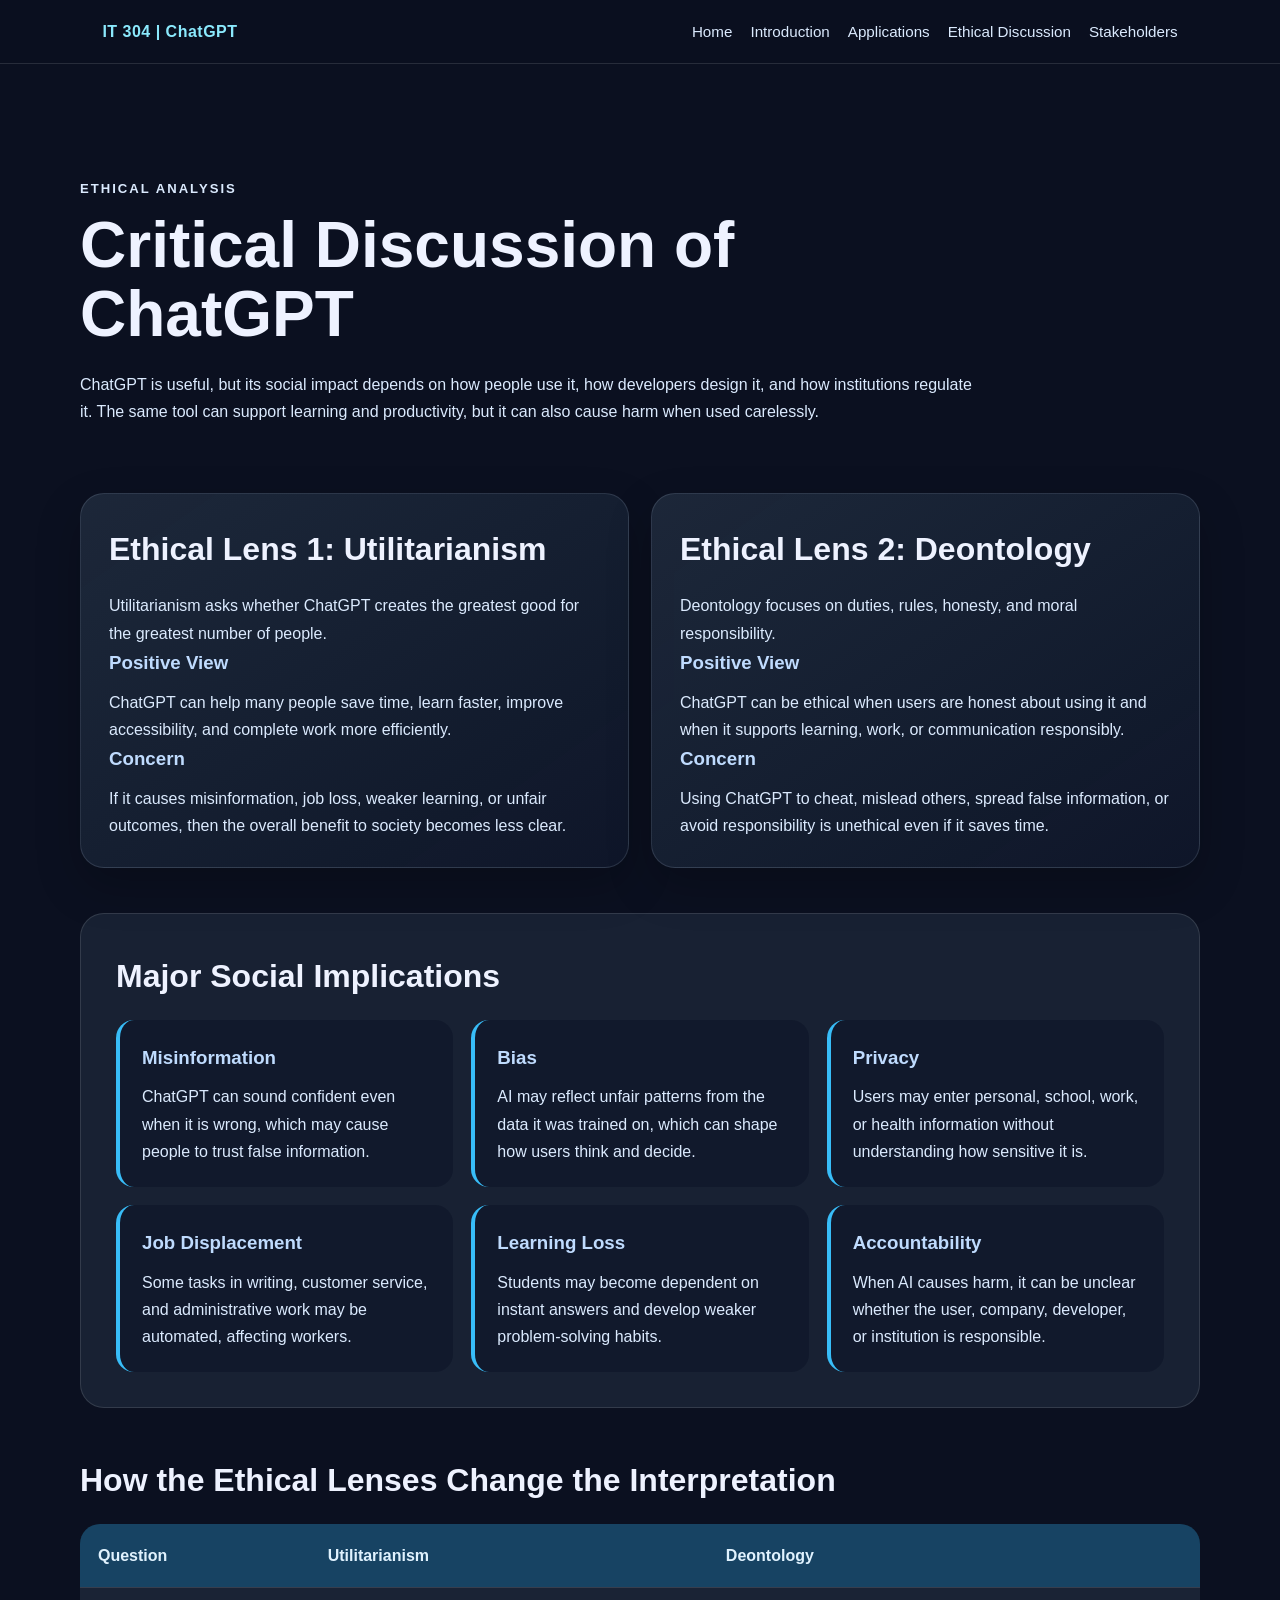
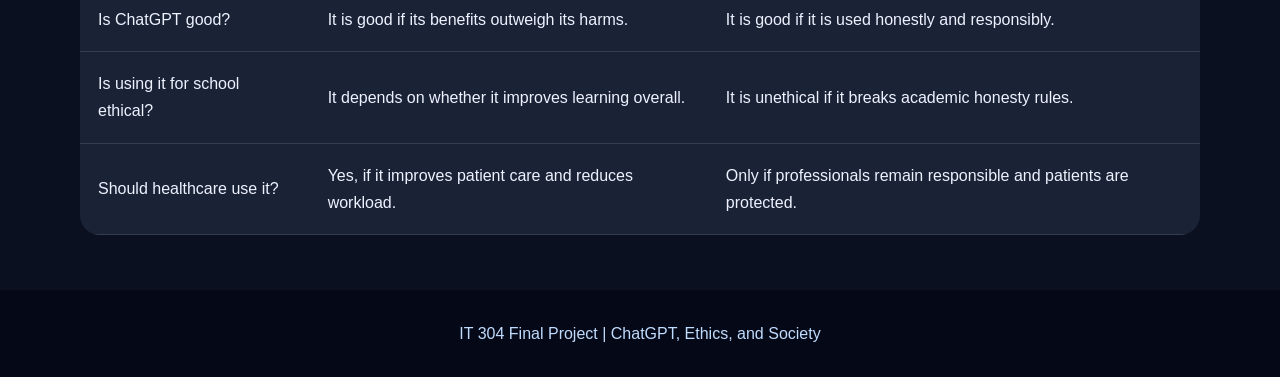
<file: criticaldiscussion.html>
<!DOCTYPE html>
<html lang="en">
<head>
  <meta charset="UTF-8" />
  <meta name="viewport" content="width=device-width, initial-scale=1.0" />
  <title>Critical Discussion</title>
  <link rel="stylesheet" href="style.css" />
</head>
<body>

<header class="site-header">
  <a class="logo" href="index.html">IT 304 | ChatGPT</a>
  <nav>
    <a href="index.html">Home</a>
    <a href="introduction.html">Introduction</a>
    <a href="application.html">Applications</a>
    <a href="criticaldiscussion.html">Ethical Discussion</a>
    <a href="stakeholders.html">Stakeholders</a>
  </nav>
</header>


<main class="container page">
  <section class="page-title">
    <p class="tag">Ethical Analysis</p>
    <h1>Critical Discussion of ChatGPT</h1>
    <p>
      ChatGPT is useful, but its social impact depends on how people use it, how developers design it, and how institutions regulate it.
      The same tool can support learning and productivity, but it can also cause harm when used carelessly.
    </p>
  </section>

  <section class="grid two">
    <article class="card ethical">
      <h2>Ethical Lens 1: Utilitarianism</h2>
      <p>
        Utilitarianism asks whether ChatGPT creates the greatest good for the greatest number of people.
      </p>
      <h3>Positive View</h3>
      <p>
        ChatGPT can help many people save time, learn faster, improve accessibility, and complete work more efficiently.
      </p>
      <h3>Concern</h3>
      <p>
        If it causes misinformation, job loss, weaker learning, or unfair outcomes, then the overall benefit to society becomes less clear.
      </p>
    </article>

    <article class="card ethical">
      <h2>Ethical Lens 2: Deontology</h2>
      <p>
        Deontology focuses on duties, rules, honesty, and moral responsibility.
      </p>
      <h3>Positive View</h3>
      <p>
        ChatGPT can be ethical when users are honest about using it and when it supports learning, work, or communication responsibly.
      </p>
      <h3>Concern</h3>
      <p>
        Using ChatGPT to cheat, mislead others, spread false information, or avoid responsibility is unethical even if it saves time.
      </p>
    </article>
  </section>

  <section class="section">
    <h2>Major Social Implications</h2>
    <div class="issue-grid">
      <div>
        <h3>Misinformation</h3>
        <p>ChatGPT can sound confident even when it is wrong, which may cause people to trust false information.</p>
      </div>
      <div>
        <h3>Bias</h3>
        <p>AI may reflect unfair patterns from the data it was trained on, which can shape how users think and decide.</p>
      </div>
      <div>
        <h3>Privacy</h3>
        <p>Users may enter personal, school, work, or health information without understanding how sensitive it is.</p>
      </div>
      <div>
        <h3>Job Displacement</h3>
        <p>Some tasks in writing, customer service, and administrative work may be automated, affecting workers.</p>
      </div>
      <div>
        <h3>Learning Loss</h3>
        <p>Students may become dependent on instant answers and develop weaker problem-solving habits.</p>
      </div>
      <div>
        <h3>Accountability</h3>
        <p>When AI causes harm, it can be unclear whether the user, company, developer, or institution is responsible.</p>
      </div>
    </div>
  </section>

  <section class="comparison-table">
    <h2>How the Ethical Lenses Change the Interpretation</h2>
    <table>
      <tr>
        <th>Question</th>
        <th>Utilitarianism</th>
        <th>Deontology</th>
      </tr>
      <tr>
        <td>Is ChatGPT good?</td>
        <td>It is good if its benefits outweigh its harms.</td>
        <td>It is good if it is used honestly and responsibly.</td>
      </tr>
      <tr>
        <td>Is using it for school ethical?</td>
        <td>It depends on whether it improves learning overall.</td>
        <td>It is unethical if it breaks academic honesty rules.</td>
      </tr>
      <tr>
        <td>Should healthcare use it?</td>
        <td>Yes, if it improves patient care and reduces workload.</td>
        <td>Only if professionals remain responsible and patients are protected.</td>
      </tr>
    </table>
  </section>
</main>


<footer class="footer">
  <p>IT 304 Final Project | ChatGPT, Ethics, and Society</p>
</footer>

</body>
</html>
</file>
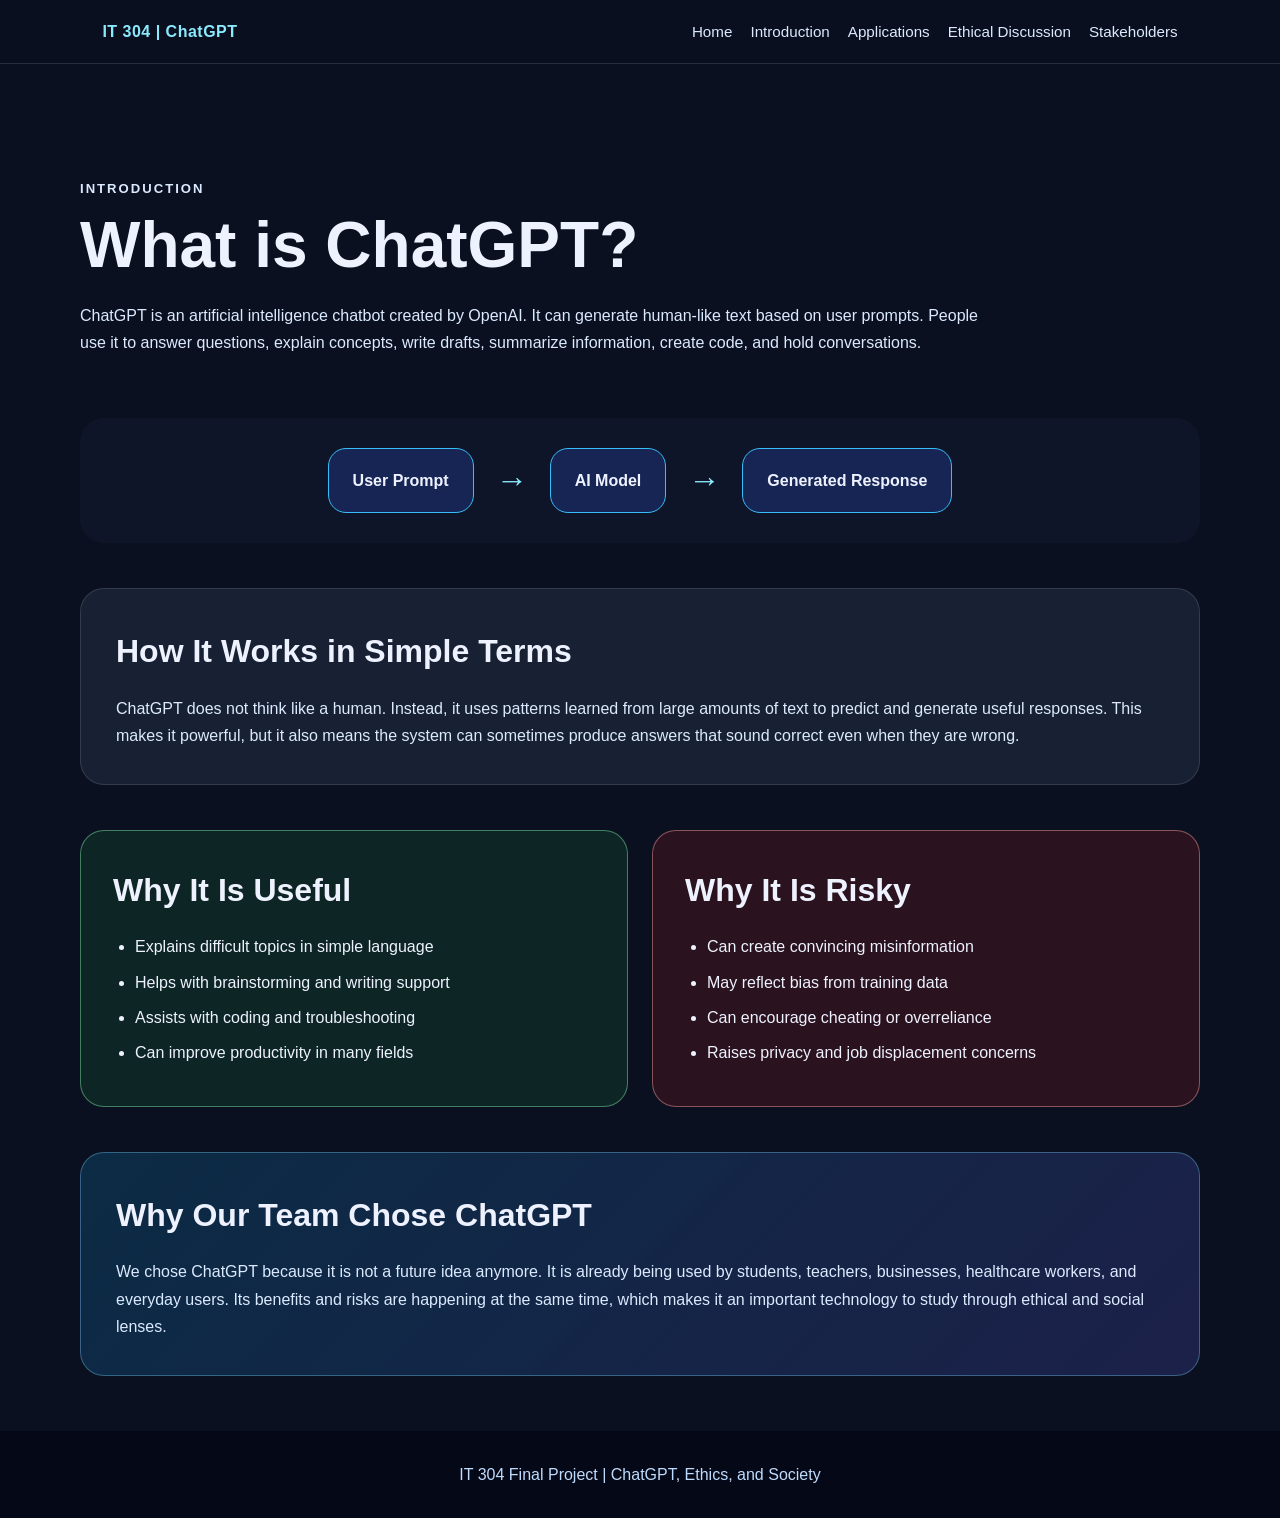
<file: introduction.html>
<!DOCTYPE html>
<html lang="en">
<head>
  <meta charset="UTF-8" />
  <meta name="viewport" content="width=device-width, initial-scale=1.0" />
  <title>Introduction to ChatGPT</title>
  <link rel="stylesheet" href="style.css" />
</head>
<body>

<header class="site-header">
  <a class="logo" href="index.html">IT 304 | ChatGPT</a>
  <nav>
    <a href="index.html">Home</a>
    <a href="introduction.html">Introduction</a>
    <a href="application.html">Applications</a>
    <a href="criticaldiscussion.html">Ethical Discussion</a>
    <a href="stakeholders.html">Stakeholders</a>
  </nav>
</header>


<main class="container page">
  <section class="page-title">
    <p class="tag">Introduction</p>
    <h1>What is ChatGPT?</h1>
    <p>
      ChatGPT is an artificial intelligence chatbot created by OpenAI. It can generate human-like text based on user prompts.
      People use it to answer questions, explain concepts, write drafts, summarize information, create code, and hold conversations.
    </p>
  </section>

  <section class="diagram">
    <div>User Prompt</div>
    <span>→</span>
    <div>AI Model</div>
    <span>→</span>
    <div>Generated Response</div>
  </section>

  <section class="section">
    <h2>How It Works in Simple Terms</h2>
    <p>
      ChatGPT does not think like a human. Instead, it uses patterns learned from large amounts of text to predict and generate useful responses.
      This makes it powerful, but it also means the system can sometimes produce answers that sound correct even when they are wrong.
    </p>
  </section>

  <section class="compare">
    <div class="panel good">
      <h2>Why It Is Useful</h2>
      <ul>
        <li>Explains difficult topics in simple language</li>
        <li>Helps with brainstorming and writing support</li>
        <li>Assists with coding and troubleshooting</li>
        <li>Can improve productivity in many fields</li>
      </ul>
    </div>

    <div class="panel risk">
      <h2>Why It Is Risky</h2>
      <ul>
        <li>Can create convincing misinformation</li>
        <li>May reflect bias from training data</li>
        <li>Can encourage cheating or overreliance</li>
        <li>Raises privacy and job displacement concerns</li>
      </ul>
    </div>
  </section>

  <section class="section callout">
    <h2>Why Our Team Chose ChatGPT</h2>
    <p>
      We chose ChatGPT because it is not a future idea anymore. It is already being used by students, teachers, businesses,
      healthcare workers, and everyday users. Its benefits and risks are happening at the same time, which makes it an important
      technology to study through ethical and social lenses.
    </p>
  </section>
</main>


<footer class="footer">
  <p>IT 304 Final Project | ChatGPT, Ethics, and Society</p>
</footer>

</body>
</html>
</file>
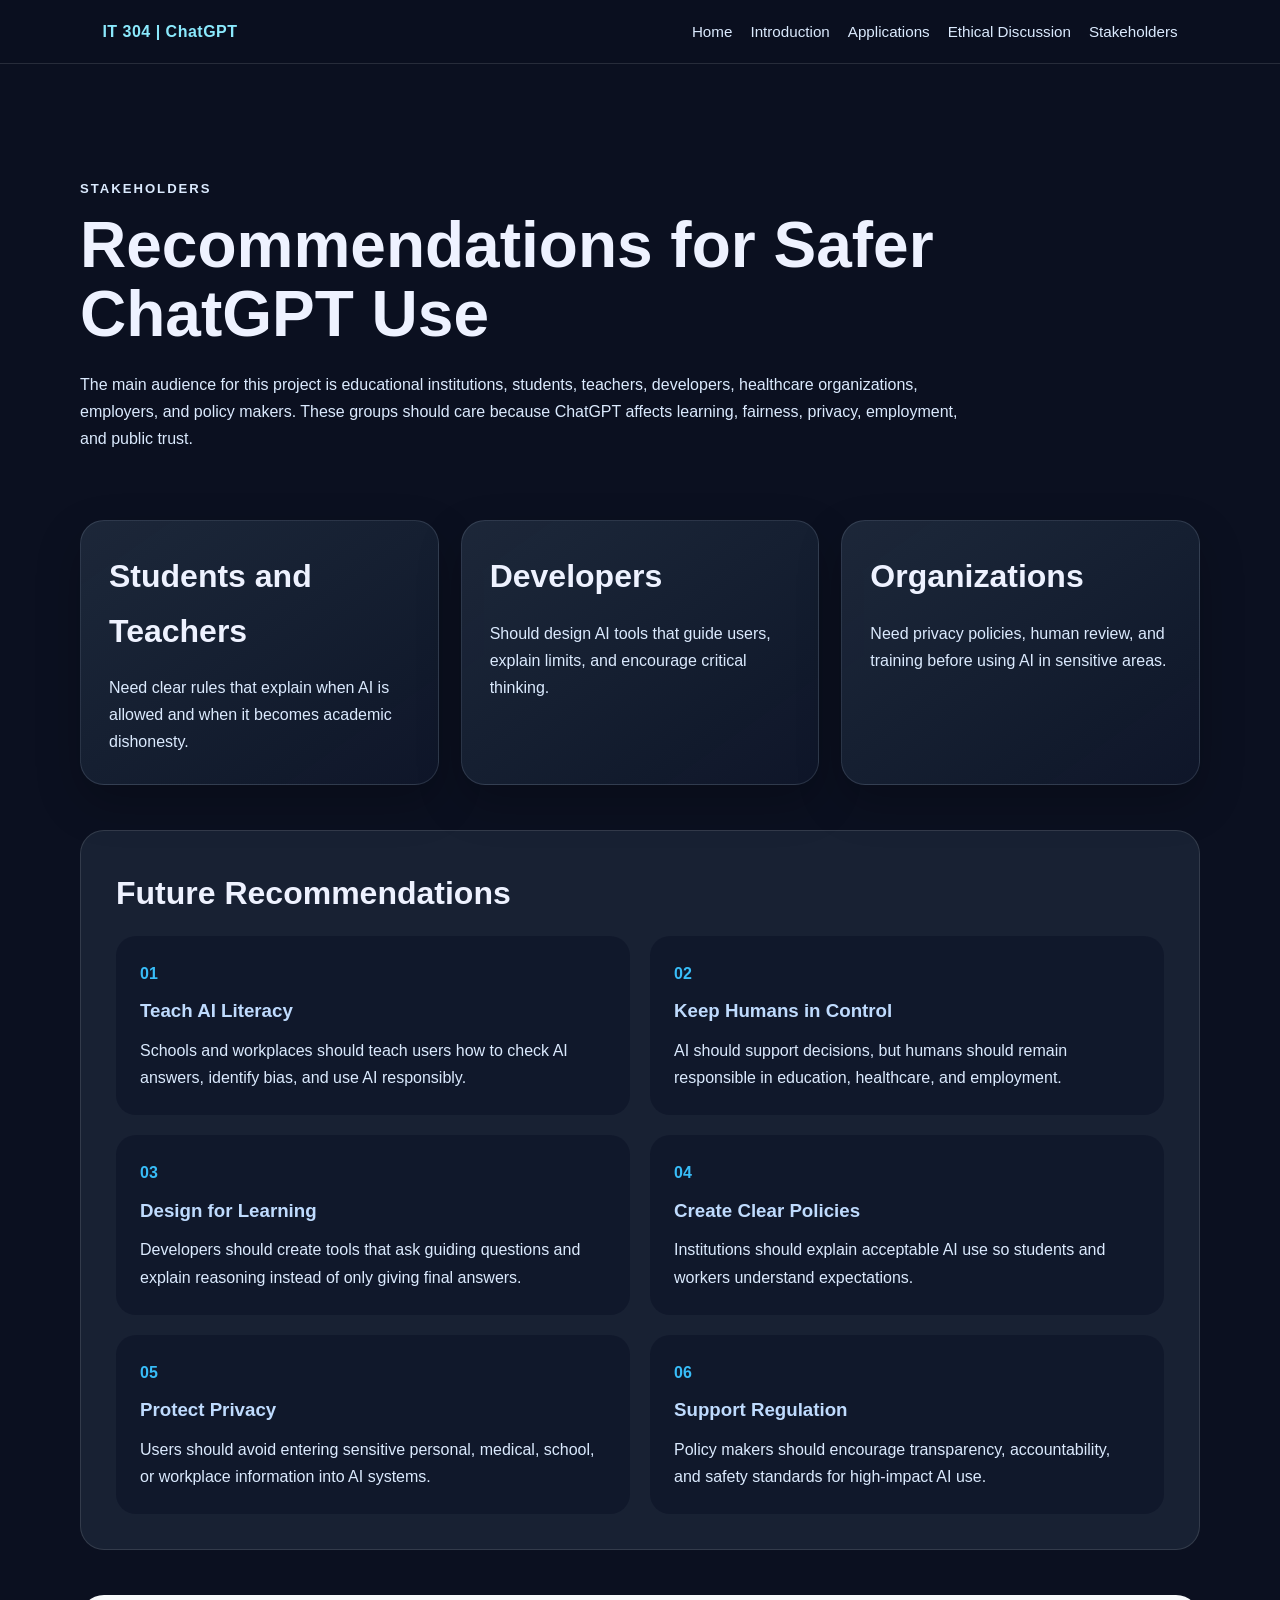
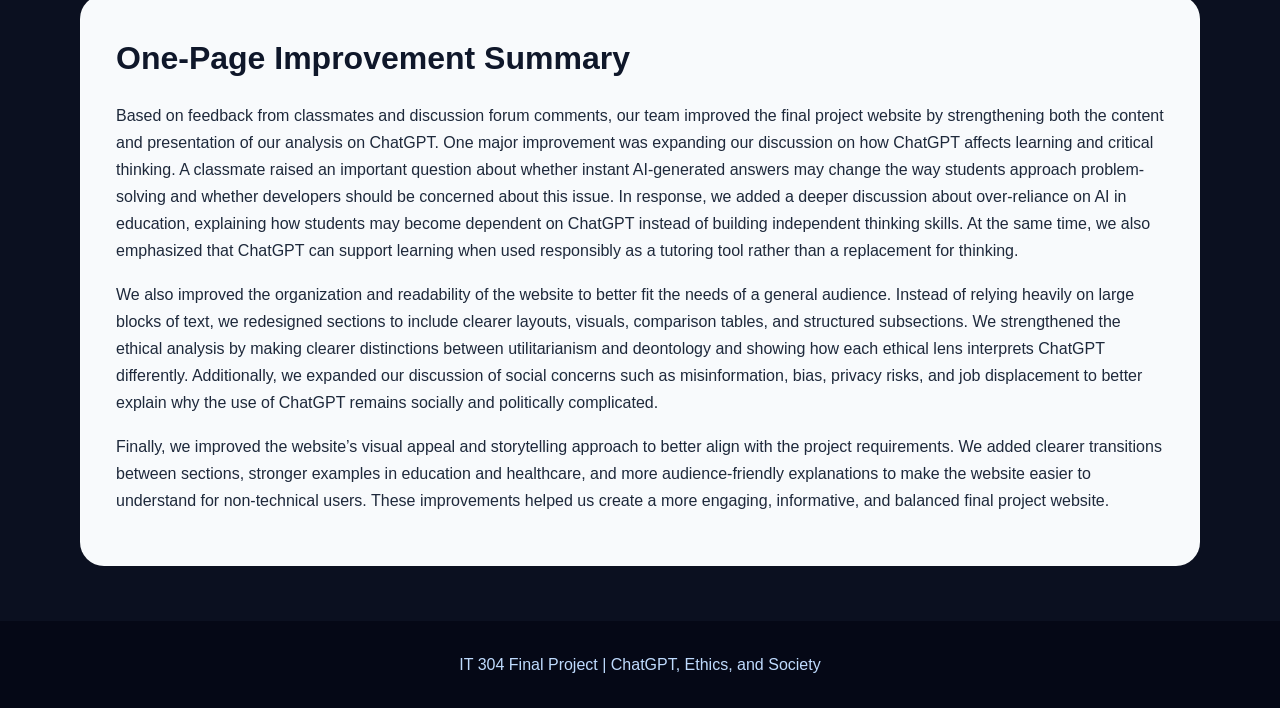
<file: stakeholders.html>
<!DOCTYPE html>
<html lang="en">
<head>
  <meta charset="UTF-8" />
  <meta name="viewport" content="width=device-width, initial-scale=1.0" />
  <title>Stakeholders and Recommendations</title>
  <link rel="stylesheet" href="style.css" />
</head>
<body>

<header class="site-header">
  <a class="logo" href="index.html">IT 304 | ChatGPT</a>
  <nav>
    <a href="index.html">Home</a>
    <a href="introduction.html">Introduction</a>
    <a href="application.html">Applications</a>
    <a href="criticaldiscussion.html">Ethical Discussion</a>
    <a href="stakeholders.html">Stakeholders</a>
  </nav>
</header>


<main class="container page">
  <section class="page-title">
    <p class="tag">Stakeholders</p>
    <h1>Recommendations for Safer ChatGPT Use</h1>
    <p>
      The main audience for this project is educational institutions, students, teachers, developers, healthcare organizations, employers,
      and policy makers. These groups should care because ChatGPT affects learning, fairness, privacy, employment, and public trust.
    </p>
  </section>

  <section class="grid three">
    <article class="card">
      <h2>Students and Teachers</h2>
      <p>Need clear rules that explain when AI is allowed and when it becomes academic dishonesty.</p>
    </article>
    <article class="card">
      <h2>Developers</h2>
      <p>Should design AI tools that guide users, explain limits, and encourage critical thinking.</p>
    </article>
    <article class="card">
      <h2>Organizations</h2>
      <p>Need privacy policies, human review, and training before using AI in sensitive areas.</p>
    </article>
  </section>

  <section class="section">
    <h2>Future Recommendations</h2>
    <div class="recommendations">
      <div>
        <span>01</span>
        <h3>Teach AI Literacy</h3>
        <p>Schools and workplaces should teach users how to check AI answers, identify bias, and use AI responsibly.</p>
      </div>
      <div>
        <span>02</span>
        <h3>Keep Humans in Control</h3>
        <p>AI should support decisions, but humans should remain responsible in education, healthcare, and employment.</p>
      </div>
      <div>
        <span>03</span>
        <h3>Design for Learning</h3>
        <p>Developers should create tools that ask guiding questions and explain reasoning instead of only giving final answers.</p>
      </div>
      <div>
        <span>04</span>
        <h3>Create Clear Policies</h3>
        <p>Institutions should explain acceptable AI use so students and workers understand expectations.</p>
      </div>
      <div>
        <span>05</span>
        <h3>Protect Privacy</h3>
        <p>Users should avoid entering sensitive personal, medical, school, or workplace information into AI systems.</p>
      </div>
      <div>
        <span>06</span>
        <h3>Support Regulation</h3>
        <p>Policy makers should encourage transparency, accountability, and safety standards for high-impact AI use.</p>
      </div>
    </div>
  </section>

  <section class="section report">
    <h2>One-Page Improvement Summary</h2>
    <p>
      Based on feedback from classmates and discussion forum comments, our team improved the final project website by strengthening both the content and presentation of our analysis on ChatGPT. One major improvement was expanding our discussion on how ChatGPT affects learning and critical thinking. A classmate raised an important question about whether instant AI-generated answers may change the way students approach problem-solving and whether developers should be concerned about this issue. In response, we added a deeper discussion about over-reliance on AI in education, explaining how students may become dependent on ChatGPT instead of building independent thinking skills. At the same time, we also emphasized that ChatGPT can support learning when used responsibly as a tutoring tool rather than a replacement for thinking.
    </p>
    <p>
      We also improved the organization and readability of the website to better fit the needs of a general audience. Instead of relying heavily on large blocks of text, we redesigned sections to include clearer layouts, visuals, comparison tables, and structured subsections. We strengthened the ethical analysis by making clearer distinctions between utilitarianism and deontology and showing how each ethical lens interprets ChatGPT differently. Additionally, we expanded our discussion of social concerns such as misinformation, bias, privacy risks, and job displacement to better explain why the use of ChatGPT remains socially and politically complicated.
    </p>
    <p>
      Finally, we improved the website’s visual appeal and storytelling approach to better align with the project requirements. We added clearer transitions between sections, stronger examples in education and healthcare, and more audience-friendly explanations to make the website easier to understand for non-technical users. These improvements helped us create a more engaging, informative, and balanced final project website.
    </p>
  </section>
</main>


<footer class="footer">
  <p>IT 304 Final Project | ChatGPT, Ethics, and Society</p>
</footer>

</body>
</html>
</file>
<file: style.css>
* {
  box-sizing: border-box;
  margin: 0;
  padding: 0;
}

body {
  font-family: Arial, Helvetica, sans-serif;
  background: #0b1020;
  color: #eef2ff;
  line-height: 1.7;
}

a {
  color: inherit;
  text-decoration: none;
}

.site-header {
  position: sticky;
  top: 0;
  z-index: 20;
  display: flex;
  justify-content: space-between;
  align-items: center;
  padding: 18px 8%;
  background: rgba(11, 16, 32, 0.9);
  backdrop-filter: blur(12px);
  border-bottom: 1px solid rgba(255, 255, 255, 0.12);
}

.logo {
  font-weight: 800;
  color: #8be9fd;
  letter-spacing: 0.5px;
}

nav {
  display: flex;
  gap: 18px;
  flex-wrap: wrap;
}

nav a {
  color: #dbeafe;
  font-size: 0.95rem;
  transition: 0.2s;
}

nav a:hover {
  color: #8be9fd;
}

.hero {
  min-height: 88vh;
  display: flex;
  align-items: center;
  justify-content: center;
  padding: 60px 8%;
  background:
    linear-gradient(rgba(11, 16, 32, 0.35), rgba(11, 16, 32, 0.95)),
    url("index.jpg");
  background-size: cover;
  background-position: center;
}

.hero-overlay {
  max-width: 900px;
  text-align: center;
  padding: 45px;
  border-radius: 28px;
  background: rgba(15, 23, 42, 0.72);
  border: 1px solid rgba(255, 255, 255, 0.18);
  box-shadow: 0 30px 80px rgba(0, 0, 0, 0.35);
}

.tag {
  display: inline-block;
  color: #8be9fd;
  text-transform: uppercase;
  letter-spacing: 2px;
  font-weight: bold;
  font-size: 0.82rem;
  margin-bottom: 10px;
}

h1 {
  font-size: clamp(2.3rem, 5vw, 4.8rem);
  line-height: 1.08;
  margin-bottom: 22px;
}

h2 {
  font-size: 2rem;
  margin-bottom: 16px;
}

h3 {
  margin-bottom: 10px;
  color: #bfdbfe;
}

.hero-text {
  font-size: 1.18rem;
  color: #dbeafe;
  max-width: 780px;
  margin: 0 auto 28px;
}

.hero-buttons {
  display: flex;
  gap: 14px;
  justify-content: center;
  flex-wrap: wrap;
}

.btn {
  padding: 13px 20px;
  border-radius: 999px;
  font-weight: 700;
  transition: 0.2s;
}

.primary {
  background: #38bdf8;
  color: #06111f;
}

.secondary {
  border: 1px solid #93c5fd;
  color: #dbeafe;
}

.btn:hover {
  transform: translateY(-3px);
}

.container {
  width: min(1120px, 92%);
  margin: 0 auto;
}

.page {
  padding-top: 64px;
}

.page-title {
  padding: 46px 0 28px;
  max-width: 900px;
}

.page-title p,
.section p,
.card p,
.story-card p,
.report p {
  color: #dbeafe;
}

.section {
  margin: 45px 0;
  padding: 35px;
  background: rgba(30, 41, 59, 0.72);
  border: 1px solid rgba(255, 255, 255, 0.12);
  border-radius: 24px;
}

.grid {
  display: grid;
  gap: 22px;
  margin: 40px 0;
}

.two {
  grid-template-columns: repeat(2, 1fr);
}

.three {
  grid-template-columns: repeat(3, 1fr);
}

.card {
  padding: 28px;
  background: linear-gradient(145deg, rgba(30, 41, 59, 0.95), rgba(15, 23, 42, 0.9));
  border-radius: 24px;
  border: 1px solid rgba(148, 163, 184, 0.2);
  box-shadow: 0 18px 45px rgba(0, 0, 0, 0.22);
  transition: 0.25s;
}

.card:hover {
  transform: translateY(-6px);
  border-color: #38bdf8;
}

.icon {
  font-size: 2.5rem;
  display: block;
  margin-bottom: 12px;
}

.callout {
  background: linear-gradient(135deg, rgba(14, 165, 233, 0.18), rgba(99, 102, 241, 0.20));
  border-color: rgba(125, 211, 252, 0.35);
}

.timeline {
  display: grid;
  grid-template-columns: repeat(4, 1fr);
  gap: 18px;
  margin: 50px 0;
}

.timeline div {
  padding: 24px;
  border-radius: 20px;
  background: rgba(15, 23, 42, 0.9);
  border-top: 4px solid #38bdf8;
}

.diagram {
  display: flex;
  align-items: center;
  justify-content: center;
  gap: 22px;
  flex-wrap: wrap;
  margin: 34px 0;
  padding: 30px;
  border-radius: 24px;
  background: rgba(15, 23, 42, 0.85);
}

.diagram div {
  padding: 18px 24px;
  background: #172554;
  border: 1px solid #38bdf8;
  border-radius: 18px;
  font-weight: 700;
}

.diagram span {
  font-size: 2rem;
  color: #8be9fd;
}

.compare {
  display: grid;
  grid-template-columns: repeat(2, 1fr);
  gap: 24px;
  margin: 40px 0;
}

.panel {
  padding: 32px;
  border-radius: 24px;
}

.good {
  background: rgba(22, 101, 52, 0.26);
  border: 1px solid rgba(134, 239, 172, 0.45);
}

.risk {
  background: rgba(127, 29, 29, 0.28);
  border: 1px solid rgba(252, 165, 165, 0.45);
}

ul {
  padding-left: 22px;
}

li {
  margin: 8px 0;
}

.story-card {
  display: grid;
  grid-template-columns: 90px 1fr;
  gap: 28px;
  margin: 45px 0;
  padding: 35px;
  background: rgba(30, 41, 59, 0.74);
  border-radius: 26px;
  border: 1px solid rgba(255, 255, 255, 0.13);
}

.story-number {
  font-size: 2.3rem;
  font-weight: 900;
  color: #38bdf8;
}

.mini-grid {
  display: grid;
  grid-template-columns: repeat(2, 1fr);
  gap: 24px;
  margin-top: 24px;
}

.mini-grid div {
  padding: 24px;
  background: rgba(15, 23, 42, 0.72);
  border-radius: 20px;
}

.visual-banner {
  text-align: center;
  padding: 45px;
  margin: 45px 0;
  border-radius: 28px;
  background:
    linear-gradient(rgba(15, 23, 42, 0.72), rgba(15, 23, 42, 0.92)),
    url("home.jpg");
  background-size: cover;
  background-position: center;
  border: 1px solid rgba(255, 255, 255, 0.14);
}

.issue-grid {
  display: grid;
  grid-template-columns: repeat(3, 1fr);
  gap: 18px;
}

.issue-grid div {
  padding: 22px;
  background: rgba(15, 23, 42, 0.75);
  border-radius: 18px;
  border-left: 4px solid #38bdf8;
}

.comparison-table {
  margin: 45px 0;
  overflow-x: auto;
}

table {
  width: 100%;
  border-collapse: collapse;
  background: rgba(30, 41, 59, 0.8);
  border-radius: 20px;
  overflow: hidden;
}

th, td {
  padding: 18px;
  text-align: left;
  border-bottom: 1px solid rgba(255, 255, 255, 0.12);
}

th {
  background: rgba(14, 165, 233, 0.25);
  color: #e0f2fe;
}

.recommendations {
  display: grid;
  grid-template-columns: repeat(2, 1fr);
  gap: 20px;
}

.recommendations div {
  padding: 24px;
  background: rgba(15, 23, 42, 0.82);
  border-radius: 20px;
}

.recommendations span {
  display: inline-block;
  color: #38bdf8;
  font-weight: 900;
  margin-bottom: 8px;
}

.report {
  background: #f8fafc;
  color: #0f172a;
}

.report h2 {
  color: #0f172a;
}

.report p {
  color: #1e293b;
  margin-bottom: 16px;
}

.footer {
  text-align: center;
  padding: 30px 8%;
  color: #bfdbfe;
  background: #050816;
  margin-top: 55px;
}

@media (max-width: 850px) {
  .site-header {
    flex-direction: column;
    gap: 14px;
  }

  nav {
    justify-content: center;
  }

  .two,
  .three,
  .compare,
  .timeline,
  .mini-grid,
  .issue-grid,
  .recommendations {
    grid-template-columns: 1fr;
  }

  .story-card {
    grid-template-columns: 1fr;
  }

  .hero-overlay {
    padding: 28px;
  }
}
</file>
